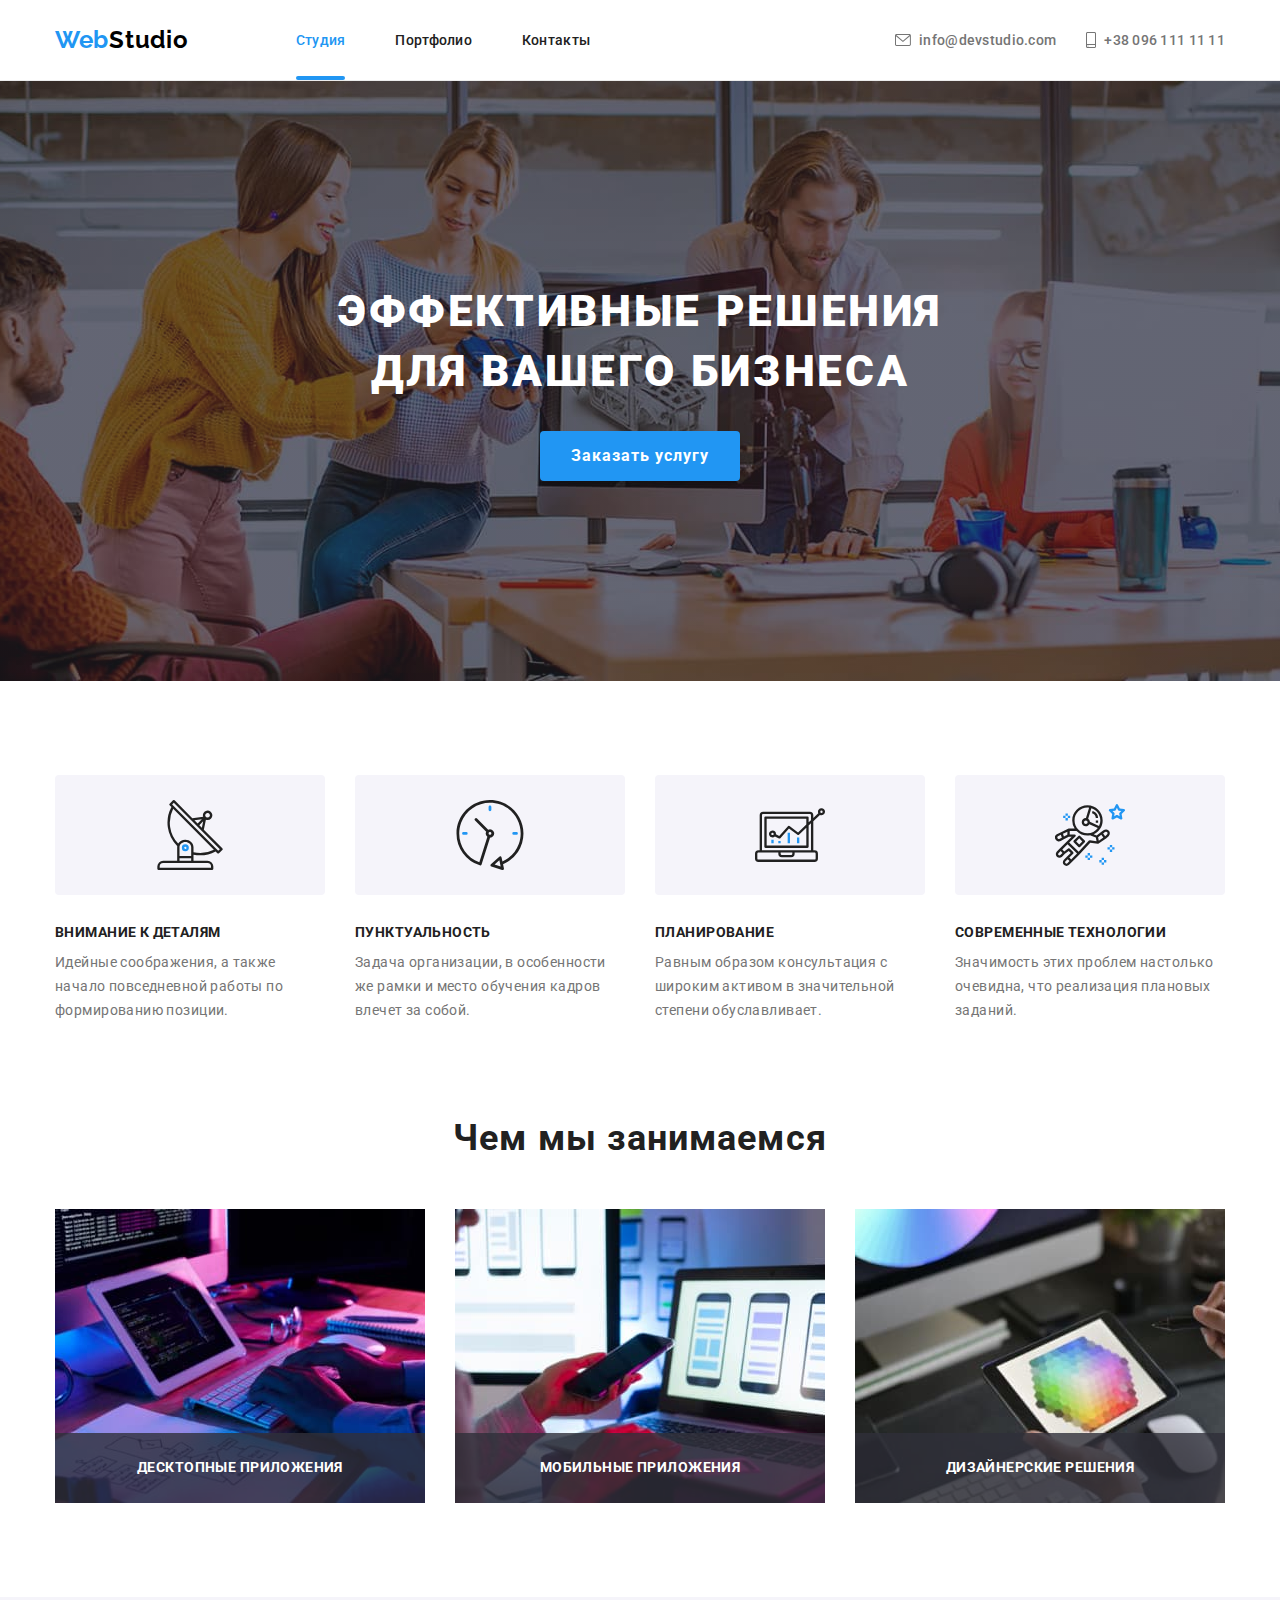
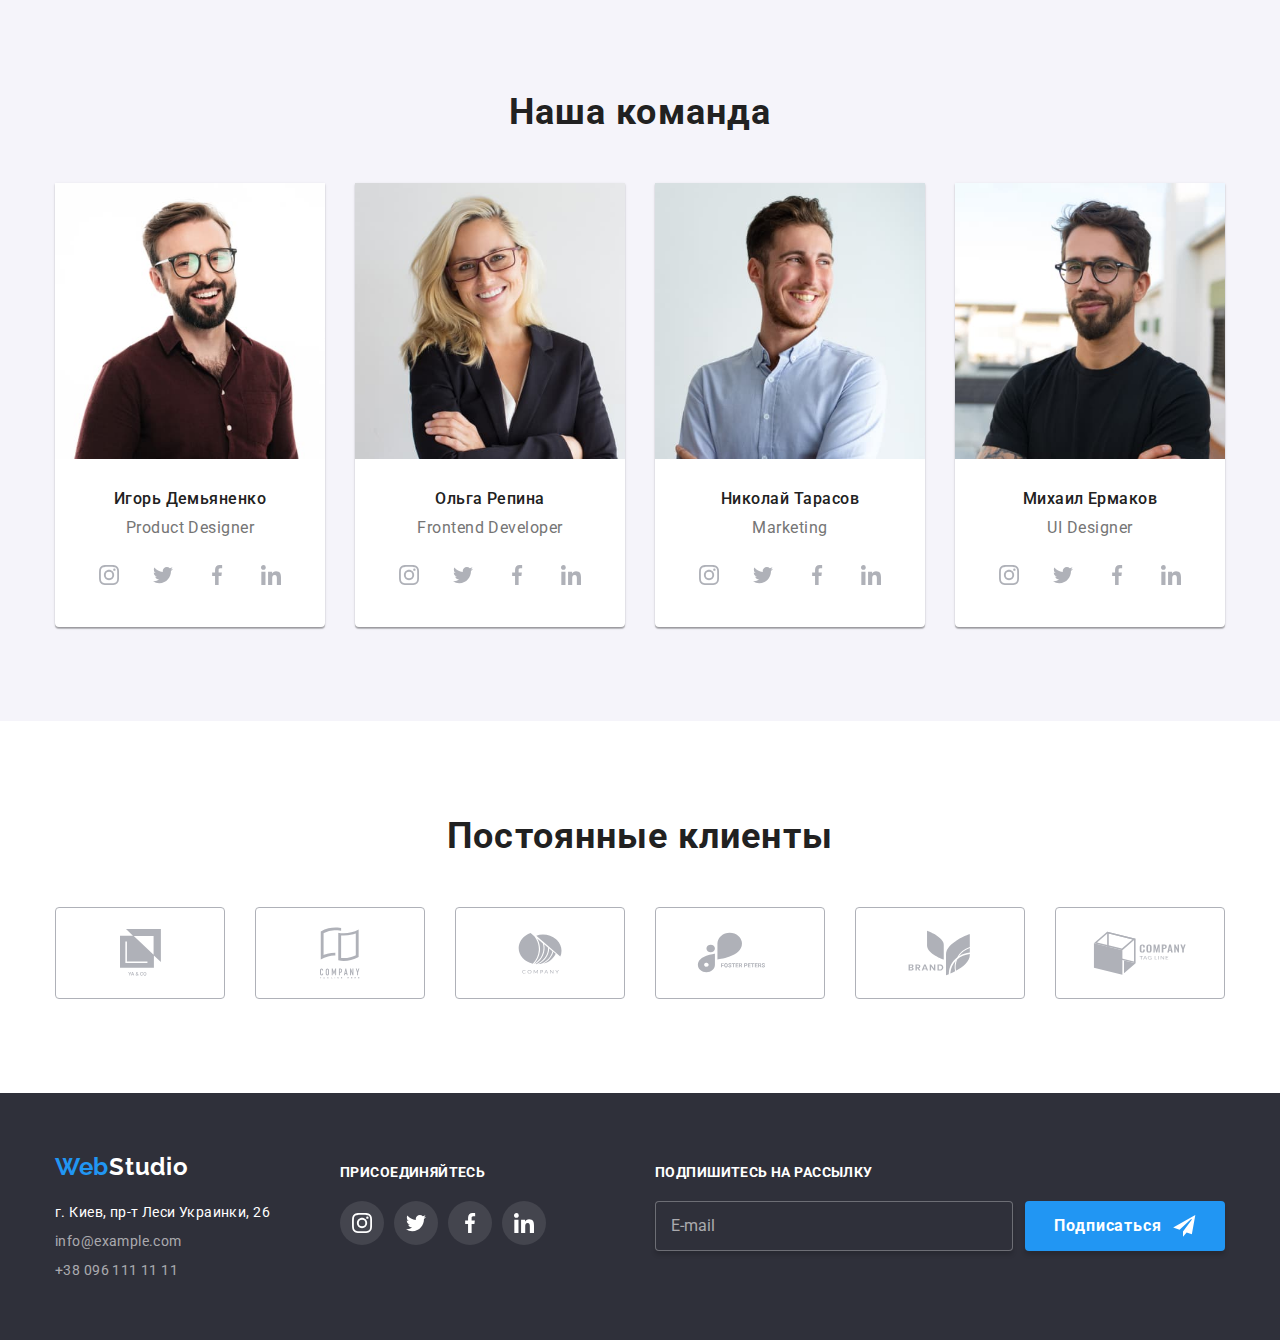
<file: index.html>
<!DOCTYPE html>
<html lang="ru">
  <head>
    <meta charset="UTF-8" />
    <meta http-equiv="X-UA-Compatible" content="IE=edge" />
    <meta name="viewport" content="width=device-width, initial-scale=1.0" />
    <title>Web Studio</title>
    <link rel="stylesheet" href="./css/main.min.css" />
  </head>

  <body data-menu-body>
    <!-- секция заголовка -->
    <header class="header">
      <div class="container header__container">
        <nav class="main-nav">
          <a href="./index.html" class="logo">Web<span class="logo__studio">Studio</span></a>
          <button
            type="button"
            class="menu-button"
            aria-expanded="false"
            aria-controls="menu-container"
            data-menu-button
          >
            <svg width="40" height="40" aria-label="Переключатель мобильного меню">
              <use class="menu-button__icon-menu" href="./images/icons.svg#menu"></use>
              <use class="menu-button__icon-cross" href="./images/icons.svg#cross"></use>
            </svg>
          </button>

          <div class="menu-container" id="menu-container" data-menu>
            <div class="menu-container__wrap">
              <ul class="nav-list list">
                <li class="nav-list__item">
                  <a class="nav-list__link nav-list__link--current link" href="./index.html">Студия</a>
                </li>
                <li class="nav-list__item">
                  <a class="nav-list__link link" href="./portfolio.html">Портфолио</a>
                </li>
                <li class="nav-list__item"><a class="nav-list__link link" href="">Контакты</a></li>
              </ul>
  
              <div>
                <ul class="contacts-list list">
                  <li class="contacts-list__item contacts-list__item--mail">
                    <a class="contacts-list__link link" href="mailto:info@devstudio.com">
                      <svg width="16" height="12" class="contacts-list__icon">
                        <use href="./images/icons.svg#envelope"></use>
                      </svg>
                      info@devstudio.com
                    </a>
                  </li>
                  <li class="contacts-list__item contacts-list__item--tel">
                    <a class="contacts-list__link link" href="tel:+380961111111"
                      ><svg width="10" height="16" class="contacts-list__icon">
                        <use href="./images/icons.svg#smartphone"></use>
                      </svg>
                      +38 096 111 11 11
                    </a>
                  </li>
                </ul>
  
                <ul class="header-social list">
                  <li class="header-social--item">
                    <a
                      href="https://www.instagram.com/?hl=en"
                      class="header-social--link link"
                      target="_blank"
                      rel="noreferrer noopener"
                      >Instagram</a
                    >
                  </li>
                  <li class="header-social--item">
                    <a
                      href="https://www.instagram.com/?hl=en"
                      class="header-social--link link"
                      target="_blank"
                      rel="noreferrer noopener"
                      >Twitter</a
                    >
                  </li>
                  <li class="header-social--item">
                    <a
                      href="https://www.instagram.com/?hl=en"
                      class="header-social--link link"
                      target="_blank"
                      rel="noreferrer noopener"
                      >Facebook</a
                    >
                  </li>
                  <li class="header-social--item">
                    <a
                      href="https://www.instagram.com/?hl=en"
                      class="header-social--link link"
                      target="_blank"
                      rel="noreferrer noopener"
                      >LinkedIn</a
                    >
                  </li>
                </ul>
              </div>
            </div>
            
          </div>
        </nav>
      </div>
    </header>

    <!-- основная секция -->
    <main>
      <!-- герой -->
      <div class="hero-section">
        <div class="hero-section__container container">
          <h1 class="hero-section__slogan">
            Эффективные решения <br />
            для вашего бизнеса
          </h1>
          <button type="button" class="hero-section__button button" data-modal-open>Заказать услугу</button>
        </div>
      </div>

      <!-- особенности -->
      <section class="features-section">
        <div class="features-section__container container">
          <h2 class="features-section__title visually-hidden">Особенности</h2>
          <ul class="features-list list">
            <li class="features-list__item">
              <div class="features-list__icon-wrap">
                <svg class="features-list__icon"><use href="./images/icons.svg#antenna"></use></svg>
              </div>
              <h3 class="features-list__feature">Внимание к деталям</h3>
              <p class="features-list__description">
                Идейные соображения, а также начало повседневной работы по формированию позиции.
              </p>
            </li>
            <li class="features-list__item">
              <div class="features-list__icon-wrap">
                <svg class="features-list__icon"><use href="./images/icons.svg#clock"></use></svg>
              </div>
              <h3 class="features-list__feature">Пунктуальность</h3>
              <p class="features-list__description">
                Задача организации, в особенности же рамки и место обучения кадров влечет за собой.
              </p>
            </li>
            <li class="features-list__item">
              <div class="features-list__icon-wrap">
                <svg class="features-list__icon"><use href="./images/icons.svg#diagram"></use></svg>
              </div>
              <h3 class="features-list__feature">Планирование</h3>
              <p class="features-list__description">
                Равным образом консультация с широким активом в значительной степени обуславливает.
              </p>
            </li>
            <li class="features-list__item">
              <div class="features-list__icon-wrap">
                <svg class="features-list__icon"><use href="./images/icons.svg#astronaut"></use></svg>
              </div>
              <h3 class="features-list__feature">Современные технологии</h3>
              <p class="features-list__description">
                Значимость этих проблем настолько очевидна, что реализация плановых заданий.
              </p>
            </li>
          </ul>
        </div>
      </section>

      <!-- чем мы занимаемся -->
      <section class="services">
        <div class="services__container container">
          <h2 class="section-title">Чем мы занимаемся</h2>
          <ul class="services-list list">
            <li class="services-list__item">
              <a href="" class="services-list__link">
                <img
                  srcset="./images/service-1.jpg 1x, ./images/service-1@2x.jpg 2x"
                  src="./images/service-1.jpg"
                  alt="вёрстка сайта"
                  class="services-list__image"
                />
                <div class="services-list__name">Десктопные приложения</div>
              </a>
            </li>
            <li class="services-list__item">
              <a href="" class="services-list__link">
                <img
                  srcset="./images/service-2.jpg 1x, ./images/service-2@2x.jpg 2x"
                  src="./images/service-2.jpg"
                  alt="дизайн мобильных приложений"
                  class="services-list__image"
                />
                <div class="services-list__name">Мобильные приложения</div>
              </a>
            </li>
            <li class="services-list__item">
              <a href="" class="services-list__link">
                <img
                  srcset="./images/service-3.jpg 1x, ./images/service-3@2x.jpg 2x"
                  src="./images/service-3.jpg"
                  alt="выбор цветовой гаммы"
                  class="services-list__image"
                />
                <div class="services-list__name">Дизайнерские решения</div>
              </a>
            </li>
          </ul>
        </div>
      </section>

      <!-- наша команда -->
      <section class="team-section">
        <div class="team-section__container container">
          <h2 class="section-title">Наша команда</h2>
          <ul class="team-list list">
            <li class="team-list__item">
              <img
                srcset="./images/empl-1.jpg 1x, ./images/empl-1@2x.jpg 2x"
                src="./images/empl-1.jpg"
                alt="сотрудник компании мужчина"
                class="team-list__photo"
              />
              <p class="team-list__name">Игорь Демьяненко</p>
              <p class="team-list__position" lang="en">Product Designer</p>
              <ul class="social-list list">
                <li class="social-list__item">
                  <a
                    href="https://www.instagram.com/"
                    class="social-list__link"
                    target="_blank"
                    rel="noreferrer noopener"
                  >
                    <svg width="20" height="20" class="icon">
                      <use href="./images/icons.svg#instagram"></use>
                    </svg>
                  </a>
                </li>
                <li class="social-list__item">
                  <a
                    href="https://twitter.com/?lang=en"
                    class="social-list__link"
                    target="_blank"
                    rel="noreferrer noopener"
                  >
                    <svg width="20" height="20" class="icon">
                      <use href="./images/icons.svg#twitter"></use>
                    </svg>
                  </a>
                </li>
                <li class="social-list__item">
                  <a
                    href="https://www.facebook.com/"
                    class="social-list__link"
                    target="_blank"
                    rel="noreferrer noopener"
                  >
                    <svg width="20" height="20" class="icon">
                      <use href="./images/icons.svg#facebook"></use>
                    </svg>
                  </a>
                </li>
                <li class="social-list__item">
                  <a
                    href="https://www.linkedin.com/feed/"
                    class="social-list__link"
                    target="_blank"
                    rel="noreferrer noopener"
                  >
                    <svg width="20" height="20" class="icon">
                      <use href="./images/icons.svg#linkedin"></use>
                    </svg>
                  </a>
                </li>
              </ul>
            </li>
            <li class="team-list__item">
              <img
                srcset="./images/empl-2.jpg 1x, ./images/empl-2@2x.jpg 2x"
                src="./images/empl-2.jpg"
                alt="сотрудник компании женщина"
                class="team-list__photo"
              />
              <p class="team-list__name">Ольга Репина</p>
              <p class="team-list__position" lang="en">Frontend Developer</p>
              <ul class="social-list list">
                <li class="social-list__item">
                  <a
                    href="https://www.instagram.com/"
                    class="social-list__link"
                    target="_blank"
                    rel="noreferrer noopener"
                  >
                    <svg width="20" height="20" class="icon">
                      <use href="./images/icons.svg#instagram"></use>
                    </svg>
                  </a>
                </li>
                <li class="social-list__item">
                  <a
                    href="https://twitter.com/?lang=en"
                    class="social-list__link"
                    target="_blank"
                    rel="noreferrer noopener"
                  >
                    <svg width="20" height="20" class="icon">
                      <use href="./images/icons.svg#twitter"></use>
                    </svg>
                  </a>
                </li>
                <li class="social-list__item">
                  <a
                    href="https://www.facebook.com/"
                    class="social-list__link"
                    target="_blank"
                    rel="noreferrer noopener"
                  >
                    <svg width="20" height="20" class="icon">
                      <use href="./images/icons.svg#facebook"></use>
                    </svg>
                  </a>
                </li>
                <li class="social-list__item">
                  <a
                    href="https://www.linkedin.com/feed/"
                    class="social-list__link"
                    target="_blank"
                    rel="noreferrer noopener"
                  >
                    <svg width="20" height="20" class="icon">
                      <use href="./images/icons.svg#linkedin"></use>
                    </svg>
                  </a>
                </li>
              </ul>
            </li>
            <li class="team-list__item">
              <img
                srcset="./images/empl-3.jpg 1x, ./images/empl-3@2x.jpg 2x"
                src="./images/empl-3.jpg"
                alt="сотрудник компании мужчина"
                class="team-list__photo"
              />
              <p class="team-list__name">Николай Тарасов</p>
              <p class="team-list__position" lang="en">Marketing</p>
              <ul class="social-list list">
                <li class="social-list__item">
                  <a
                    href="https://www.instagram.com/"
                    class="social-list__link"
                    target="_blank"
                    rel="noreferrer noopener"
                  >
                    <svg width="20" height="20" class="icon">
                      <use href="./images/icons.svg#instagram"></use>
                    </svg>
                  </a>
                </li>
                <li class="social-list__item">
                  <a
                    href="https://twitter.com/?lang=en"
                    class="social-list__link"
                    target="_blank"
                    rel="noreferrer noopener"
                  >
                    <svg width="20" height="20" class="icon">
                      <use href="./images/icons.svg#twitter"></use>
                    </svg>
                  </a>
                </li>
                <li class="social-list__item">
                  <a
                    href="https://www.facebook.com/"
                    class="social-list__link"
                    target="_blank"
                    rel="noreferrer noopener"
                  >
                    <svg width="20" height="20" class="icon">
                      <use href="./images/icons.svg#facebook"></use>
                    </svg>
                  </a>
                </li>
                <li class="social-list__item">
                  <a
                    href="https://www.linkedin.com/feed/"
                    class="social-list__link"
                    target="_blank"
                    rel="noreferrer noopener"
                  >
                    <svg width="20" height="20" class="icon">
                      <use href="./images/icons.svg#linkedin"></use>
                    </svg>
                  </a>
                </li>
              </ul>
            </li>
            <li class="team-list__item">
              <img
                srcset="./images/empl-4.jpg 1x, ./images/empl-4@2x.jpg 2x"
                src="./images/empl-4.jpg"
                alt="сотрудник компании мужчина"
                class="team-list__photo"
              />
              <p class="team-list__name">Михаил Ермаков</p>
              <p class="team-list__position" lang="en">UI Designer</p>
              <ul class="social-list list">
                <li class="social-list__item">
                  <a
                    href="https://www.instagram.com/"
                    class="social-list__link"
                    target="_blank"
                    rel="noreferrer noopener"
                  >
                    <svg width="20" height="20" class="icon">
                      <use href="./images/icons.svg#instagram"></use>
                    </svg>
                  </a>
                </li>
                <li class="social-list__item">
                  <a
                    href="https://twitter.com/?lang=en"
                    class="social-list__link"
                    target="_blank"
                    rel="noreferrer noopener"
                  >
                    <svg width="20" height="20" class="icon">
                      <use href="./images/icons.svg#twitter"></use>
                    </svg>
                  </a>
                </li>
                <li class="social-list__item">
                  <a
                    href="https://www.facebook.com/"
                    class="social-list__link"
                    target="_blank"
                    rel="noreferrer noopener"
                  >
                    <svg width="20" height="20" class="icon">
                      <use href="./images/icons.svg#facebook"></use>
                    </svg>
                  </a>
                </li>
                <li class="social-list__item">
                  <a
                    href="https://www.linkedin.com/feed/"
                    class="social-list__link"
                    target="_blank"
                    rel="noreferrer noopener"
                  >
                    <svg width="20" height="20" class="icon">
                      <use href="./images/icons.svg#linkedin"></use>
                    </svg>
                  </a>
                </li>
              </ul>
            </li>
          </ul>
        </div>
      </section>

      <!-- постоянные клиенты -->
      <section class="clients-section">
        <div class="clients-section__container container">
          <h2 class="section-title">Постоянные клиенты</h2>
          <ul class="clients-list list">
            <li class="clients-list__item">
              <a href="" class="clients-list__link">
                <svg width="41" height="47" class="clients-list__logo">
                  <use href="./images/icons.svg#client-1"></use>
                </svg>
              </a>
            </li>
            <li class="clients-list__item">
              <a href="" class="clients-list__link">
                <svg width="40" height="52" class="clients-list__logo">
                  <use href="./images/icons.svg#client-2"></use>
                </svg>
              </a>
            </li>
            <li class="clients-list__item">
              <a href="" class="clients-list__link">
                <svg width="44" height="42" class="clients-list__logo">
                  <use href="./images/icons.svg#client-3"></use>
                </svg>
              </a>
            </li>
            <li class="clients-list__item">
              <a href="" class="clients-list__link">
                <svg width="85" height="41" class="clients-list__logo">
                  <use href="./images/icons.svg#client-4"></use>
                </svg>
              </a>
            </li>
            <li class="clients-list__item">
              <a href="" class="clients-list__link">
                <svg width="63" height="46" class="clients-list__logo">
                  <use href="./images/icons.svg#client-5"></use>
                </svg>
              </a>
            </li>
            <li class="clients-list__item">
              <a href="" class="clients-list__link">
                <svg width="94" height="44" class="clients-list__logo">
                  <use href="./images/icons.svg#client-6"></use>
                </svg>
              </a>
            </li>
          </ul>
        </div>
      </section>
    </main>

    <!-- нижний колонтитул -->
    <footer class="footer">
      <div class="footer__container container">
        <div class="footer-contacts-container">
          <div>
            <a href="./index.html" class="logo"
              >Web<span class="logo__studio logo__studio--white-color">Studio</span></a
            >
            <address class="footer-address">
              <ul class="address-list list">
                <li class="address-list__item">
                  <a
                    class="address-list__link address-list__link--white-color link"
                    href="https://goo.gl/maps/2VdXaHQesthj9XHVA"
                    target="_blank"
                    rel="noreferrer noopener"
                    >г. Киев, пр-т Леси Украинки, 26</a
                  >
                </li>
                <li class="address-list__item">
                  <a class="address-list__link link" href="mailto:info@example.com">info@example.com</a>
                </li>
                <li class="address-list__item">
                  <a class="address-list__link link" href="tel:+380961111111">+38 096 111 11 11</a>
                </li>
              </ul>
            </address>
          </div>
  
          <div class="social-links">
            <p class="social-links__slogan">присоединяйтесь</p>
            <ul class="social-list list">
              <li class="social-list__item">
                <a
                  href="https://www.instagram.com/"
                  class="social-list__link social-list__link--dark-bg"
                  target="_blank"
                  rel="noreferrer noopener"
                >
                  <svg width="20" height="20" class="icon">
                    <use href="./images/icons.svg#instagram"></use>
                  </svg>
                </a>
              </li>
              <li class="social-list__item">
                <a
                  href="https://twitter.com/?lang=en"
                  class="social-list__link social-list__link--dark-bg"
                  target="_blank"
                  rel="noreferrer noopener"
                >
                  <svg width="20" height="20" class="icon">
                    <use href="./images/icons.svg#twitter"></use>
                  </svg>
                </a>
              </li>
              <li class="social-list__item">
                <a
                  href="https://www.facebook.com/"
                  class="social-list__link social-list__link--dark-bg"
                  target="_blank"
                  rel="noreferrer noopener"
                >
                  <svg width="20" height="20" class="icon">
                    <use href="./images/icons.svg#facebook"></use>
                  </svg>
                </a>
              </li>
              <li class="social-list__item">
                <a
                  href="https://www.linkedin.com/feed/"
                  class="social-list__link social-list__link--dark-bg"
                  target="_blank"
                  rel="noreferrer noopener"
                >
                  <svg width="20" height="20" class="icon">
                    <use href="./images/icons.svg#linkedin"></use>
                  </svg>
                </a>
              </li>
            </ul>
          </div>
        </div>

        <form name="subscribe-form" class="subscribe-form">
          <label class="subscribe-form__field">
            <span class="subscribe-form__slogan">Подпишитесь на рассылку</span>
            <input type="email" name="subscribe-mail" placeholder="E-mail" class="subscribe-form__input" />
          </label>

          <button type="submit" class="subscribe-form__submit-btn button">
            Подписаться
            <svg width="24" height="24" class="subscribe-form__btn-icon">
              <use href="./images/icons.svg#send"></use>
            </svg>
          </button>
        </form>
      </div>
    </footer>

    <!-- модальное окно -->
    <div class="backdrop backdrop--is-hidden" data-modal>
      <div class="backdrop__modal">
        <button type="button" class="backdrop__modal-close" data-modal-close>
          <svg width="11" height="11" class="backdrop__modal-icon">
            <use href="./images/icons.svg#close"></use>
          </svg>
        </button>
        <h2 class="backdrop__modal-title">Оставьте свои данные, мы вам перезвоним</h2>

        <!-- форма персональных данных -->
        <form name="pers-data" class="pers-data">
          <label class="pers-data__field">
            <span class="pers-data__field-lable">Имя</span>
            <span class="pers-data__input-cont">
              <input type="text" name="name" class="pers-data__input" />
              <svg width="18" height="18" class="pers-data__input-icon">
                <use href="./images/icons.svg#form-person"></use>
              </svg>
            </span>
          </label>

          <label class="pers-data__field">
            <span class="pers-data__field-lable">Телефон</span>
            <span class="pers-data__input-cont">
              <input type="tel" name="phone-number" class="pers-data__input" />
              <svg width="18" height="18" class="pers-data__input-icon">
                <use href="./images/icons.svg#form-phone"></use>
              </svg>
            </span>
          </label>

          <label class="pers-data__field">
            <span class="pers-data__field-lable">Почта</span>
            <span class="pers-data__input-cont">
              <input type="email" name="email" class="pers-data__input" />
              <svg width="18" height="18" class="pers-data__input-icon">
                <use href="./images/icons.svg#form-email"></use>
              </svg>
            </span>
          </label>

          <label class="pers-data__field">
            <span class="pers-data__field-lable">Комментарий</span>
            <textarea
              name="comment"
              class="pers-data__input pers-data__input--textarea"
              placeholder="Введите текст"
            ></textarea>
          </label>

          <label class="pers-data__agreement-field">
            <input type="checkbox" name="agreement" class="pers-data__agreement-checkbox visually-hidden" />
            <span class="pers-data__checkbox-unchecked"></span>
            <svg width="16" height="15" class="pers-data__checkbox-checked">
              <use href="./images/icons.svg#checkbox"></use>
            </svg>
            <span
              >Соглашаюсь с рассылкой и принимаю
              <a href="" target="_blank" rel="noreferrer noopener" class="pers-data__agreement-link"
                >Условия договора</a
              ></span
            >
          </label>

          <div>
            <button type="submit" class="button">Отправить</button>
          </div>
        </form>
      </div>
    </div>

    <script src="./js/modal.js"></script>
    <script src="./js/menu.js"></script>
  </body>
</html>
</file>
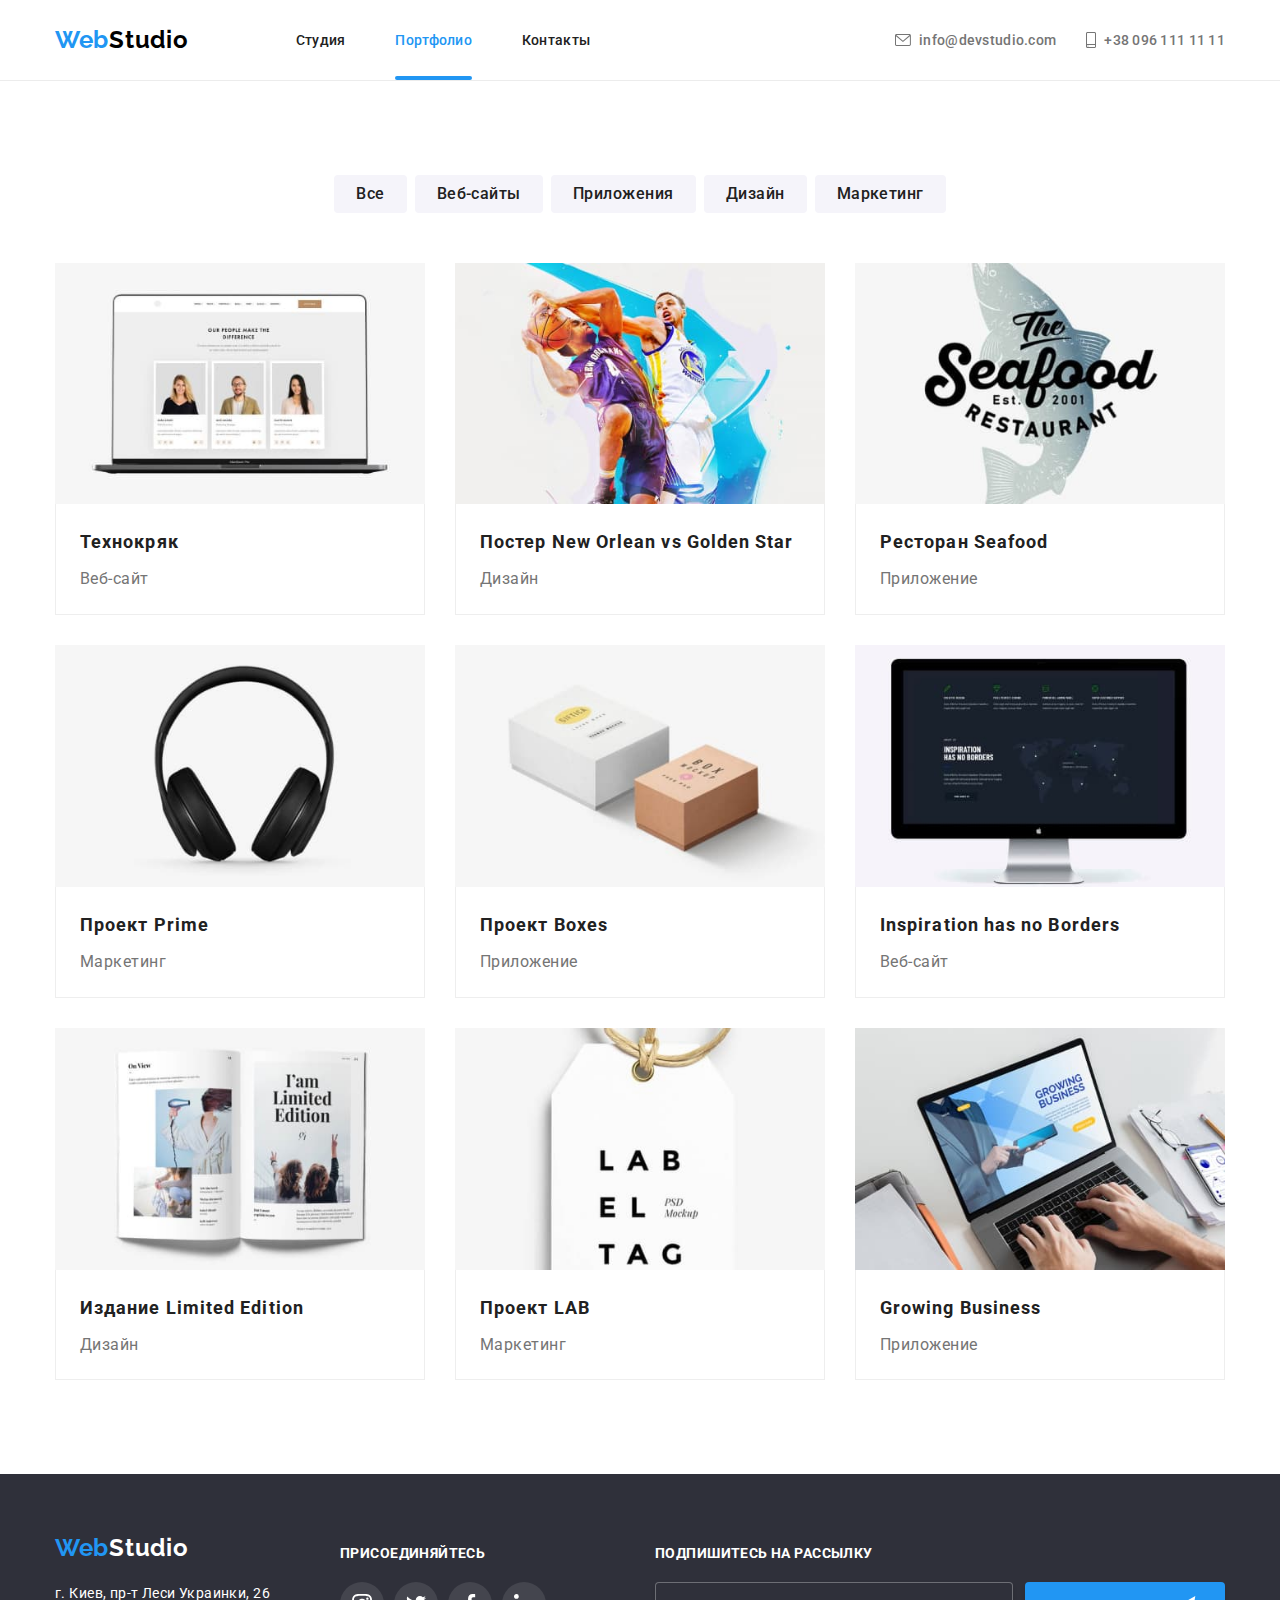
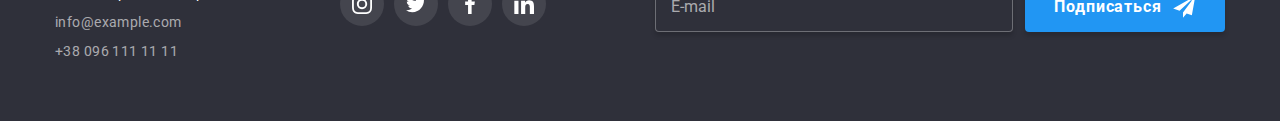
<file: portfolio.html>
<!DOCTYPE html>
<html lang="ru">
  <head>
    <meta charset="UTF-8" />
    <meta http-equiv="X-UA-Compatible" content="IE=edge" />
    <meta name="viewport" content="width=device-width, initial-scale=1.0" />
    <title>Portfolio</title>
    <link rel="stylesheet" href="./css/main.min.css" />
  </head>

  <body data-menu-body>
    <!-- секция заголовка -->
    <header class="header">
      <div class="container header__container">
        <nav class="main-nav">
          <a href="./index.html" class="logo">Web<span class="logo__studio">Studio</span></a>
          <button
            type="button"
            class="menu-button"
            aria-expanded="false"
            aria-controls="menu-container"
            data-menu-button
          >
            <svg width="40" height="40" aria-label="Переключатель мобильного меню">
              <use class="menu-button__icon-menu" href="./images/icons.svg#menu"></use>
              <use class="menu-button__icon-cross" href="./images/icons.svg#cross"></use>
            </svg>
          </button>

          <div class="menu-container" id="menu-container" data-menu>
            <div class="menu-container__wrap">
              <ul class="nav-list list">
                <li class="nav-list__item">
                  <a class="nav-list__link link" href="./index.html">Студия</a>
                </li>
                <li class="nav-list__item">
                  <a class="nav-list__link nav-list__link--current link" href="./portfolio.html">Портфолио</a>
                </li>
                <li class="nav-list__item"><a class="nav-list__link link" href="">Контакты</a></li>
              </ul>
  
              <div>
                <ul class="contacts-list list">
                  <li class="contacts-list__item contacts-list__item--mail">
                    <a class="contacts-list__link link" href="mailto:info@devstudio.com">
                      <svg width="16" height="12" class="contacts-list__icon">
                        <use href="./images/icons.svg#envelope"></use>
                      </svg>
                      info@devstudio.com
                    </a>
                  </li>
                  <li class="contacts-list__item contacts-list__item--tel">
                    <a class="contacts-list__link link" href="tel:+380961111111"
                      ><svg width="10" height="16" class="contacts-list__icon">
                        <use href="./images/icons.svg#smartphone"></use>
                      </svg>
                      +38 096 111 11 11
                    </a>
                  </li>
                </ul>
  
                <ul class="header-social list">
                  <li class="header-social--item">
                    <a
                      href="https://www.instagram.com/?hl=en"
                      class="header-social--link link"
                      target="_blank"
                      rel="noreferrer noopener"
                      >Instagram</a
                    >
                  </li>
                  <li class="header-social--item">
                    <a
                      href="https://www.instagram.com/?hl=en"
                      class="header-social--link link"
                      target="_blank"
                      rel="noreferrer noopener"
                      >Twitter</a
                    >
                  </li>
                  <li class="header-social--item">
                    <a
                      href="https://www.instagram.com/?hl=en"
                      class="header-social--link link"
                      target="_blank"
                      rel="noreferrer noopener"
                      >Facebook</a
                    >
                  </li>
                  <li class="header-social--item">
                    <a
                      href="https://www.instagram.com/?hl=en"
                      class="header-social--link link"
                      target="_blank"
                      rel="noreferrer noopener"
                      >LinkedIn</a
                    >
                  </li>
                </ul>
              </div>
            </div>
            
          </div>
        </nav>
      </div>
    </header>

    <!-- основная секция -->
    <main>
      <!-- секция портфолио -->
      <section class="portfolio-section">
        <div class="portfolio-section__container container">
          <h1 class="portfolio-section__title visually-hidden">Портфолио</h1>

          <ul class="buttons-filter list">
            <li class="buttons-filter__item">
              <button type="button" class="buttons-filter__btn">Все</button>
            </li>
            <li class="buttons-filter__item">
              <button type="button" class="buttons-filter__btn">Веб-сайты</button>
            </li>
            <li class="buttons-filter__item">
              <button type="button" class="buttons-filter__btn">Приложения</button>
            </li>
            <li class="buttons-filter__item">
              <button type="button" class="buttons-filter__btn">Дизайн</button>
            </li>
            <li class="buttons-filter__item">
              <button type="button" class="buttons-filter__btn">Маркетинг</button>
            </li>
          </ul>

          <ul class="projects-list list">
            <li class="projects-list__item">
              <div class="projects-list__container">
                <img
                  srcset="./images/portfolio-1.jpg 1x, ./images/portfolio-1@2x.jpg 2x"
                  src="./images/portfolio-1.jpg"
                  alt="сайт на экране ноутбука"
                  class="projects-list__image"
                />
                <div class="projects-list__description">
                  <p>
                    Ресурс предлагает комплексные предложения с разным уровнем функционала и сервисов. Все это
                    позволит посетителю получить исчерпывающие сведения о компании или частном лице.
                  </p>
                </div>
              </div>
              <div class="projects-list__name-cont">
                <h2 class="projects-list__title">Технокряк</h2>
                <p class="projects-list__type">Веб-сайт</p>
              </div>
            </li>
            <li class="projects-list__item">
              <div class="projects-list__container">
                <img
                  srcset="./images/portfolio-2.jpg 1x, ./images/portfolio-2@2x.jpg 2x"
                  src="./images/portfolio-2.jpg"
                  alt="баскетболисты"
                  class="projects-list__image"
                />
                <div class="projects-list__description">
                  <p>
                    Ресурс предлагает комплексные предложения с разным уровнем функционала и сервисов. Все это
                    позволит посетителю получить исчерпывающие сведения о компании или частном лице.
                  </p>
                </div>
              </div>
              <div class="projects-list__name-cont">
                <h2 class="projects-list__title">Постер New Orlean vs Golden Star</h2>
                <p class="projects-list__type">Дизайн</p>
              </div>
            </li>
            <li class="projects-list__item">
              <div class="projects-list__container">
                <img
                  srcset="./images/portfolio-3.jpg 1x, ./images/portfolio-3@2x.jpg 2x"
                  src="./images/portfolio-3.jpg"
                  alt="логотип ресторана сифуд"
                  class="projects-list__image"
                />
                <div class="projects-list__description">
                  <p>
                    Ресурс предлагает комплексные предложения с разным уровнем функционала и сервисов. Все это
                    позволит посетителю получить исчерпывающие сведения о компании или частном лице.
                  </p>
                </div>
              </div>
              <div class="projects-list__name-cont">
                <h2 class="projects-list__title">Ресторан Seafood</h2>
                <p class="projects-list__type">Приложение</p>
              </div>
            </li>
            <li class="projects-list__item">
              <div class="projects-list__container">
                <img
                  srcset="./images/portfolio-4.jpg 1x, ./images/portfolio-4@2x.jpg 2x"
                  src="./images/portfolio-4.jpg"
                  alt="наушники"
                  class="projects-list__image"
                />
                <div class="projects-list__description">
                  <p>
                    Ресурс предлагает комплексные предложения с разным уровнем функционала и сервисов. Все это
                    позволит посетителю получить исчерпывающие сведения о компании или частном лице.
                  </p>
                </div>
              </div>
              <div class="projects-list__name-cont">
                <h2 class="projects-list__title">Проект Prime</h2>
                <p class="projects-list__type">Маркетинг</p>
              </div>
            </li>
            <li class="projects-list__item">
              <div class="projects-list__container">
                <img
                  srcset="./images/portfolio-5.jpg 1x, ./images/portfolio-5@2x.jpg 2x"
                  src="./images/portfolio-5.jpg"
                  alt="две картонные коробки"
                  class="projects-list__image"
                />
                <div class="projects-list__description">
                  <p>
                    Ресурс предлагает комплексные предложения с разным уровнем функционала и сервисов. Все это
                    позволит посетителю получить исчерпывающие сведения о компании или частном лице.
                  </p>
                </div>
              </div>
              <div class="projects-list__name-cont">
                <h2 class="projects-list__title">Проект Boxes</h2>
                <p class="projects-list__type">Приложение</p>
              </div>
            </li>
            <li class="projects-list__item">
              <div class="projects-list__container">
                <img
                  srcset="./images/portfolio-6.jpg 1x, ./images/portfolio-6@2x.jpg 2x"
                  src="./images/portfolio-6.jpg"
                  alt="монитор эппл"
                  class="projects-list__image"
                />
                <div class="projects-list__description">
                  <p>
                    Ресурс предлагает комплексные предложения с разным уровнем функционала и сервисов. Все это
                    позволит посетителю получить исчерпывающие сведения о компании или частном лице.
                  </p>
                </div>
              </div>
              <div class="projects-list__name-cont">
                <h2 class="projects-list__title">Inspiration has no Borders</h2>
                <p class="projects-list__type">Веб-сайт</p>
              </div>
            </li>
            <li class="projects-list__item">
              <div class="projects-list__container">
                <img
                  srcset="./images/portfolio-7.jpg 1x, ./images/portfolio-7@2x.jpg 2x"
                  src="./images/portfolio-7.jpg"
                  alt="разворот журнала"
                  class="projects-list__image"
                />
                <div class="projects-list__description">
                  <p>
                    Ресурс предлагает комплексные предложения с разным уровнем функционала и сервисов. Все это
                    позволит посетителю получить исчерпывающие сведения о компании или частном лице.
                  </p>
                </div>
              </div>
              <div class="projects-list__name-cont">
                <h2 class="projects-list__title">Издание Limited Edition</h2>
                <p class="projects-list__type">Дизайн</p>
              </div>
            </li>
            <li class="projects-list__item">
              <div class="projects-list__container">
                <img
                  srcset="./images/portfolio-8.jpg 1x, ./images/portfolio-8@2x.jpg 2x"
                  src="./images/portfolio-8.jpg"
                  alt="бирка с надписью лаб эл таг"
                  class="projects-list__image"
                />
                <div class="projects-list__description">
                  <p>
                    Ресурс предлагает комплексные предложения с разным уровнем функционала и сервисов. Все это
                    позволит посетителю получить исчерпывающие сведения о компании или частном лице.
                  </p>
                </div>
              </div>
              <div class="projects-list__name-cont">
                <h2 class="projects-list__title">Проект LAB</h2>
                <p class="projects-list__type">Маркетинг</p>
              </div>
            </li>
            <li class="projects-list__item">
              <div class="projects-list__container">
                <img
                  srcset="./images/portfolio-9.jpg 1x, ./images/portfolio-9@2x.jpg 2x"
                  src="./images/portfolio-9.jpg"
                  alt="руки печатают на ноутбуке"
                  class="projects-list__image"
                />
                <div class="projects-list__description">
                  <p>
                    Ресурс предлагает комплексные предложения с разным уровнем функционала и сервисов. Все это
                    позволит посетителю получить исчерпывающие сведения о компании или частном лице.
                  </p>
                </div>
              </div>
              <div class="projects-list__name-cont">
                <h2 class="projects-list__title">Growing Business</h2>
                <p class="projects-list__type">Приложение</p>
              </div>
            </li>
          </ul>
        </div>
      </section>
    </main>

    <!-- нижний колонтитул -->
    <footer class="footer">
      <div class="footer__container container">
        <div class="footer-contacts-container">
          <div>
            <a href="./index.html" class="logo"
              >Web<span class="logo__studio logo__studio--white-color">Studio</span></a
            >
            <address class="footer-address">
              <ul class="address-list list">
                <li class="address-list__item">
                  <a
                    class="address-list__link address-list__link--white-color link"
                    href="https://goo.gl/maps/2VdXaHQesthj9XHVA"
                    target="_blank"
                    rel="noreferrer noopener"
                    >г. Киев, пр-т Леси Украинки, 26</a
                  >
                </li>
                <li class="address-list__item">
                  <a class="address-list__link link" href="mailto:info@example.com">info@example.com</a>
                </li>
                <li class="address-list__item">
                  <a class="address-list__link link" href="tel:+380961111111">+38 096 111 11 11</a>
                </li>
              </ul>
            </address>
          </div>

          <div class="social-links">
            <p class="social-links__slogan">присоединяйтесь</p>
            <ul class="social-list list">
              <li class="social-list__item">
                <a
                  href="https://www.instagram.com/"
                  class="social-list__link social-list__link--dark-bg"
                  target="_blank"
                  rel="noreferrer noopener"
                >
                  <svg width="20" height="20" class="icon">
                    <use href="./images/icons.svg#instagram"></use>
                  </svg>
                </a>
              </li>
              <li class="social-list__item">
                <a
                  href="https://twitter.com/?lang=en"
                  class="social-list__link social-list__link--dark-bg"
                  target="_blank"
                  rel="noreferrer noopener"
                >
                  <svg width="20" height="20" class="icon">
                    <use href="./images/icons.svg#twitter"></use>
                  </svg>
                </a>
              </li>
              <li class="social-list__item">
                <a
                  href="https://www.facebook.com/"
                  class="social-list__link social-list__link--dark-bg"
                  target="_blank"
                  rel="noreferrer noopener"
                >
                  <svg width="20" height="20" class="icon">
                    <use href="./images/icons.svg#facebook"></use>
                  </svg>
                </a>
              </li>
              <li class="social-list__item">
                <a
                  href="https://www.linkedin.com/feed/"
                  class="social-list__link social-list__link--dark-bg"
                  target="_blank"
                  rel="noreferrer noopener"
                >
                  <svg width="20" height="20" class="icon">
                    <use href="./images/icons.svg#linkedin"></use>
                  </svg>
                </a>
              </li>
            </ul>
          </div>
        </div>

        <form name="subscribe-form" class="subscribe-form">
          <label class="subscribe-form__field">
            <span class="subscribe-form__slogan">Подпишитесь на рассылку</span>
            <input type="email" name="subscribe-mail" placeholder="E-mail" class="subscribe-form__input" />
          </label>

          <button type="submit" class="subscribe-form__submit-btn button">
            Подписаться
            <svg width="24" height="24" class="subscribe-form__btn-icon">
              <use href="./images/icons.svg#send"></use>
            </svg>
          </button>
        </form>
      </div>
    </footer>

    <script src="./js/menu.js"></script>
  </body>
</html>
</file>
<file: css/main.min.css>
/*! modern-normalize v1.1.0 | MIT License | https://github.com/sindresorhus/modern-normalize */@import url("https://fonts.googleapis.com/css2?family=Raleway:wght@700&family=Roboto:wght@400;500;700;900&display=swap");*,::before,::after{-webkit-box-sizing:border-box;box-sizing:border-box}html{-moz-tab-size:4;-o-tab-size:4;tab-size:4}html{line-height:1.15;-webkit-text-size-adjust:100%}body{margin:0}body{font-family:system-ui,-apple-system,"Segoe UI",Roboto,Helvetica,Arial,sans-serif,"Apple Color Emoji","Segoe UI Emoji"}hr{height:0;color:inherit}abbr[title]{-webkit-text-decoration:underline dotted;text-decoration:underline dotted}b,strong{font-weight:bolder}code,kbd,samp,pre{font-family:ui-monospace, SFMono-Regular, Consolas, 'Liberation Mono', Menlo, monospace;font-size:1em}small{font-size:80%}sub,sup{font-size:75%;line-height:0;position:relative;vertical-align:baseline}sub{bottom:-0.25em}sup{top:-0.5em}table{text-indent:0;border-color:inherit}button,input,optgroup,select,textarea{font-family:inherit;font-size:100%;line-height:1.15;margin:0}button,select{text-transform:none}button,[type='button'],[type='reset'],[type='submit']{-webkit-appearance:button}::-moz-focus-inner{border-style:none;padding:0}:-moz-focusring{outline:1px dotted ButtonText}:-moz-ui-invalid{box-shadow:none}legend{padding:0}progress{vertical-align:baseline}::-webkit-inner-spin-button,::-webkit-outer-spin-button{height:auto}[type='search']{-webkit-appearance:textfield;outline-offset:-2px}::-webkit-search-decoration{-webkit-appearance:none}::-webkit-file-upload-button{-webkit-appearance:button;font:inherit}summary{display:list-item}.visually-hidden{position:absolute;white-space:nowrap;width:1px;height:1px;overflow:hidden;border:0;padding:0;clip:rect(0 0 0 0);-webkit-clip-path:inset(50%);clip-path:inset(50%);margin:-1px}ul,h1,h2,h3,p{padding:0;margin:0}.list{list-style-type:none}body{font-family:Roboto, Verdana, Tahoma, sans-serif;color:#212121}body.is-open{overflow-y:hidden}img{display:block;width:100%;height:auto}.link{text-decoration:none;-webkit-transition:color 250ms cubic-bezier(0.4, 0, 0.2, 1);transition:color 250ms cubic-bezier(0.4, 0, 0.2, 1)}.link:hover,.link:focus{color:#2196F3}.container{padding:0 15px;margin:0 auto}@media screen and (min-width: 480px){.container{width:480px}}@media screen and (min-width: 768px){.container{width:768px}}@media screen and (min-width: 1200px){.container{width:1200px}}.button{width:200px;height:50px;background:#2196F3;-webkit-box-shadow:0px 4px 4px rgba(0,0,0,0.15);box-shadow:0px 4px 4px rgba(0,0,0,0.15);border-radius:4px;border:none;cursor:pointer;font-family:inherit;font-size:16px;font-weight:700;color:#fff;line-height:1.87;letter-spacing:0.06em}.section-title{font-weight:700;letter-spacing:0.03em;color:#212121}@media screen and (max-width: 1199px){.section-title{font-size:28px;line-height:1.17857;margin-bottom:30px}}@media screen and (min-width: 1200px){.section-title{font-size:36px;line-height:1.16667;margin-bottom:50px}}.logo{font:700 24px Raleway,sans-serif;letter-spacing:0.03em;line-height:1.16667;text-decoration:none;color:#2196F3}.logo__studio{color:#000000}.logo__studio--white-color{color:#fff}.header{border-bottom:1px solid #ECECEC}.header__container{position:relative}.main-nav{display:-webkit-box;display:-ms-flexbox;display:flex;-webkit-box-align:center;-ms-flex-align:center;align-items:center;-webkit-box-pack:justify;-ms-flex-pack:justify;justify-content:space-between;min-height:60px}@media screen and (min-width: 768px){.main-nav{min-height:80px}}.menu-button{position:relative;z-index:2;width:40px;height:40px;padding:0;background-color:transparent;border:none;cursor:pointer;-webkit-transition:fill 250ms cubic-bezier(0.4, 0, 0.2, 1);transition:fill 250ms cubic-bezier(0.4, 0, 0.2, 1)}.menu-button:hover{fill:#2196F3}.menu-button.is-open .menu-button__icon-cross{display:block}.menu-button.is-open .menu-button__icon-menu{display:none}@media screen and (min-width: 768px){.menu-button{display:none}}.menu-button__icon-cross{display:none}@media screen and (max-width: 767px){.menu-container{position:fixed;z-index:1;top:0;left:0;display:-webkit-box;display:-ms-flexbox;display:flex;opacity:0;pointer-events:none;background-color:#fff;width:100%;height:100vh;overflow-y:auto;-webkit-transform:scale(0.8);transform:scale(0.8);-webkit-transition:opacity 250ms cubic-bezier(0.4, 0, 0.2, 1),-webkit-transform 250ms cubic-bezier(0.4, 0, 0.2, 1);transition:opacity 250ms cubic-bezier(0.4, 0, 0.2, 1),-webkit-transform 250ms cubic-bezier(0.4, 0, 0.2, 1);transition:opacity 250ms cubic-bezier(0.4, 0, 0.2, 1),transform 250ms cubic-bezier(0.4, 0, 0.2, 1);transition:opacity 250ms cubic-bezier(0.4, 0, 0.2, 1),transform 250ms cubic-bezier(0.4, 0, 0.2, 1),-webkit-transform 250ms cubic-bezier(0.4, 0, 0.2, 1)}.menu-container.is-open{opacity:1;pointer-events:all;-webkit-transform:scale(1);transform:scale(1)}}@media screen and (max-width: 767px){.menu-container__wrap{display:-webkit-box;display:-ms-flexbox;display:flex;-webkit-box-orient:vertical;-webkit-box-direction:normal;-ms-flex-direction:column;flex-direction:column;-webkit-box-pack:justify;-ms-flex-pack:justify;justify-content:space-between;max-width:480px;padding:48px 40px;margin:0 auto}}@media screen and (min-width: 768px){.menu-container__wrap{display:-webkit-box;display:-ms-flexbox;display:flex;-webkit-box-align:center;-ms-flex-align:center;align-items:center}}@media screen and (min-width: 768px){.nav-list{display:-webkit-box;display:-ms-flexbox;display:flex;margin-right:84px}}@media screen and (min-width: 1200px){.nav-list{margin-right:305px}}@media screen and (max-width: 767px){.nav-list__item{margin-bottom:32px}}@media screen and (min-width: 768px){.nav-list__item:not(:last-child){margin-right:50px}}.nav-list__link{font-weight:500;letter-spacing:0.02em;color:#212121;font-size:40px;line-height:1.175}@media screen and (min-width: 768px){.nav-list__link{padding:32px 0;font-size:14px;line-height:1.14286}}.nav-list__link--current{color:#2196F3}@media screen and (min-width: 768px){.nav-list__link--current{position:relative}.nav-list__link--current::after{position:absolute;bottom:0;left:0;content:"";width:100%;height:4px;background-color:#2196F3;border-radius:2px}}@media screen and (max-width: 767px){.contacts-list{display:-webkit-box;display:-ms-flexbox;display:flex;-webkit-box-orient:vertical;-webkit-box-direction:reverse;-ms-flex-direction:column-reverse;flex-direction:column-reverse}}@media screen and (min-width: 1200px){.contacts-list{display:-webkit-box;display:-ms-flexbox;display:flex}}.contacts-list__item{font-weight:500;letter-spacing:0.02em;color:#757575}@media screen and (max-width: 767px){.contacts-list__item--mail{padding-bottom:64px;font-size:24px;line-height:1.16667}.contacts-list__item--tel{padding-bottom:32px;font-size:34px;line-height:1.17647;color:#2196F3}}@media screen and (max-width: 767px) and (max-width: 380px){.contacts-list__item--tel{font-size:8.5vw}}@media screen and (min-width: 768px) and (max-width: 1199px){.contacts-list__item{font-size:12px;line-height:1.16667}.contacts-list__item:not(:last-child){margin-bottom:10px}}@media screen and (min-width: 1200px){.contacts-list__item{font-size:14px;line-height:1.14286}.contacts-list__item:not(:last-child){margin-right:30px}}.contacts-list__link{color:inherit}@media screen and (min-width: 768px){.contacts-list__link{display:-webkit-box;display:-ms-flexbox;display:flex;-webkit-box-align:center;-ms-flex-align:center;align-items:center}}.contacts-list__icon{margin-right:8px;fill:currentColor}@media screen and (max-width: 767px){.contacts-list__icon{display:none}}.header-social{display:-webkit-box;display:-ms-flexbox;display:flex;-ms-flex-wrap:wrap;flex-wrap:wrap}@media screen and (min-width: 768px){.header-social{display:none}}.header-social--item:not(:last-child){padding-right:10px;border-right:1px solid rgba(33,33,33,0.2)}.header-social--item:not(:first-child){padding-left:10px}.header-social--link{font-weight:500;font-size:18px;line-height:1.22222;letter-spacing:0.02em;color:#2196F3}.footer{background-color:#2F303A;padding:60px 0}@media screen and (max-width: 1199px){.footer{text-align:center}}@media screen and (min-width: 1200px){.footer__container{display:-webkit-box;display:-ms-flexbox;display:flex;-webkit-box-pack:justify;-ms-flex-pack:justify;justify-content:space-between}}@media screen and (min-width: 768px){.footer-contacts-container{display:-webkit-inline-box;display:-ms-inline-flexbox;display:inline-flex}}.footer-address{margin-top:20px}.address-list__item{height:21px}.address-list__item:not(:last-child){margin-bottom:8px}.address-list__link{color:rgba(255,255,255,0.6);font-style:normal;font-size:14px;line-height:1.71;letter-spacing:0.03em}.address-list__link--white-color{color:#fff}@media screen and (max-width: 767px){.social-links{margin-top:60px}}@media screen and (min-width: 768px) and (max-width: 1199px){.social-links{margin-top:5px;margin-left:165px}}@media screen and (min-width: 1200px){.social-links{margin-top:12px;margin-left:70px}}.social-links__slogan,.subscribe-form__slogan{margin-bottom:20px;font-weight:700;font-size:14px;line-height:1.14;letter-spacing:0.03em;text-transform:uppercase;color:#fff}.social-list{display:-webkit-inline-box;display:-ms-inline-flexbox;display:inline-flex}.social-list__item:not(:last-child){margin-right:10px}.social-list__link{display:-webkit-box;display:-ms-flexbox;display:flex;-webkit-box-pack:center;-ms-flex-pack:center;justify-content:center;-webkit-box-align:center;-ms-flex-align:center;align-items:center;width:44px;height:44px;border-radius:50%;color:#AFB1B8;fill:currentColor;-webkit-transition:background-color 250ms cubic-bezier(0.4, 0, 0.2, 1),color 250ms cubic-bezier(0.4, 0, 0.2, 1);transition:background-color 250ms cubic-bezier(0.4, 0, 0.2, 1),color 250ms cubic-bezier(0.4, 0, 0.2, 1)}.social-list__link--dark-bg{background-color:rgba(255,255,255,0.1);color:#FFF}.social-list__link:hover,.social-list__link:focus{background-color:#2196F3;color:#FFF}@media screen and (max-width: 1199px){.subscribe-form{margin-top:60px}}@media screen and (min-width: 1200px){.subscribe-form{display:-webkit-box;display:-ms-flexbox;display:flex;-webkit-box-align:end;-ms-flex-align:end;align-items:flex-end;margin-top:12px;margin-bottom:auto}}.subscribe-form__field{display:-webkit-box;display:-ms-flexbox;display:flex;-webkit-box-orient:vertical;-webkit-box-direction:normal;-ms-flex-direction:column;flex-direction:column}.subscribe-form__input{padding:14px 15px;background-color:#2F303A;border:1px solid rgba(255,255,255,0.3);border-radius:4px;-webkit-box-shadow:0px 4px 4px rgba(0,0,0,0.15);box-shadow:0px 4px 4px rgba(0,0,0,0.15);font-size:16px;line-height:1.25;color:#fff;outline:none;-webkit-transition:border-color 250ms cubic-bezier(0.4, 0, 0.2, 1);transition:border-color 250ms cubic-bezier(0.4, 0, 0.2, 1)}.subscribe-form__input::-webkit-input-placeholder{color:rgba(255,255,255,0.6)}.subscribe-form__input:-ms-input-placeholder{color:rgba(255,255,255,0.6)}.subscribe-form__input::-ms-input-placeholder{color:rgba(255,255,255,0.6)}.subscribe-form__input::placeholder{color:rgba(255,255,255,0.6)}.subscribe-form__input:focus{border-color:#2196F3}@media screen and (max-width: 480px){.subscribe-form__input{max-width:450px}}@media screen and (min-width: 768px) and (max-width: 1199px){.subscribe-form__input{width:450px;margin-left:auto;margin-right:auto}}@media screen and (min-width: 1200px){.subscribe-form__input{width:358px}}.subscribe-form__submit-btn{display:-webkit-inline-box;display:-ms-inline-flexbox;display:inline-flex;-webkit-box-pack:center;-ms-flex-pack:center;justify-content:center;-webkit-box-align:center;-ms-flex-align:center;align-items:center;margin-top:20px}@media screen and (min-width: 768px) and (max-width: 1199px){.subscribe-form__submit-btn{margin-left:7px}}@media screen and (min-width: 1200px){.subscribe-form__submit-btn{margin-left:12px}}.subscribe-form__btn-icon{margin-left:10px}.hero-section{display:-webkit-box;display:-ms-flexbox;display:flex;-webkit-box-orient:vertical;-webkit-box-direction:normal;-ms-flex-direction:column;flex-direction:column;-webkit-box-pack:center;-ms-flex-pack:center;justify-content:center;margin:0 auto;text-align:center;background-color:#C4C4C4;background-position:center;background-size:cover;min-height:400px}@media screen and (max-width: 767px){.hero-section{max-width:480px;background-image:-webkit-gradient(linear, left top, left bottom, from(rgba(47,48,58,0.4)), to(rgba(47,48,58,0.4))),url(../images/hero-mobile.jpg);background-image:linear-gradient(to bottom, rgba(47,48,58,0.4), rgba(47,48,58,0.4)),url(../images/hero-mobile.jpg)}}@media screen and (max-width: 767px) and (min-device-pixel-ratio: 2), screen and (max-width: 767px) and (-webkit-min-device-pixel-ratio: 2), screen and (max-width: 767px) and (min-resolution: 192dpi), screen and (max-width: 767px) and (min-resolution: 2dppx){.hero-section{background-image:-webkit-gradient(linear, left top, left bottom, from(rgba(47,48,58,0.4)), to(rgba(47,48,58,0.4))),url(../images/hero-mobile@2x.jpg);background-image:linear-gradient(to bottom, rgba(47,48,58,0.4), rgba(47,48,58,0.4)),url(../images/hero-mobile@2x.jpg)}}@media screen and (min-width: 768px) and (max-width: 1199px){.hero-section{max-width:768px;background-image:-webkit-gradient(linear, left top, left bottom, from(rgba(47,48,58,0.4)), to(rgba(47,48,58,0.4))),url(../images/hero-tablet.jpg);background-image:linear-gradient(to bottom, rgba(47,48,58,0.4), rgba(47,48,58,0.4)),url(../images/hero-tablet.jpg)}}@media screen and (min-width: 768px) and (max-width: 1199px) and (min-device-pixel-ratio: 2), screen and (min-width: 768px) and (max-width: 1199px) and (-webkit-min-device-pixel-ratio: 2), screen and (min-width: 768px) and (max-width: 1199px) and (min-resolution: 192dpi), screen and (min-width: 768px) and (max-width: 1199px) and (min-resolution: 2dppx){.hero-section{background-image:-webkit-gradient(linear, left top, left bottom, from(rgba(47,48,58,0.4)), to(rgba(47,48,58,0.4))),url(../images/hero-tablet@2x.jpg);background-image:linear-gradient(to bottom, rgba(47,48,58,0.4), rgba(47,48,58,0.4)),url(../images/hero-tablet@2x.jpg)}}@media screen and (min-width: 1200px){.hero-section{max-width:1600px;min-height:600px;background-image:-webkit-gradient(linear, left top, left bottom, from(rgba(47,48,58,0.4)), to(rgba(47,48,58,0.4))),url(../images/hero-desktop.jpg);background-image:linear-gradient(to bottom, rgba(47,48,58,0.4), rgba(47,48,58,0.4)),url(../images/hero-desktop.jpg)}}@media screen and (min-width: 1200px) and (min-device-pixel-ratio: 2), screen and (min-width: 1200px) and (-webkit-min-device-pixel-ratio: 2), screen and (min-width: 1200px) and (min-resolution: 192dpi), screen and (min-width: 1200px) and (min-resolution: 2dppx){.hero-section{background-image:-webkit-gradient(linear, left top, left bottom, from(rgba(47,48,58,0.4)), to(rgba(47,48,58,0.4))),url(../images/hero-desktop@2x.jpg);background-image:linear-gradient(to bottom, rgba(47,48,58,0.4), rgba(47,48,58,0.4)),url(../images/hero-desktop@2x.jpg)}}.hero-section__slogan{margin-bottom:30px;font-weight:900;letter-spacing:0.06em;text-transform:uppercase;color:#fff;font-size:26px;line-height:1.61}@media screen and (min-width: 1200px){.hero-section__slogan{font-size:44px;line-height:1.36364}}.features-section{padding:60px 0}@media screen and (min-width: 1200px){.features-section{padding:94px 0 47px}}@media screen and (min-width: 768px){.features-list{display:-webkit-box;display:-ms-flexbox;display:flex;-ms-flex-wrap:wrap;flex-wrap:wrap;margin:-15px}}@media screen and (max-width: 767px){.features-list__item:not(:last-child){margin-bottom:30px}}@media screen and (min-width: 768px){.features-list__item{margin:15px;width:calc((100% - 60px) / 2)}}@media screen and (min-width: 1200px){.features-list__item{width:calc((100% - 120px) / 4)}}.features-list__icon-wrap{margin-bottom:30px;height:120px;border-radius:4px;background:#F5F4FA;display:-webkit-box;display:-ms-flexbox;display:flex;-webkit-box-pack:center;-ms-flex-pack:center;justify-content:center;-webkit-box-align:center;-ms-flex-align:center;align-items:center}.features-list__icon{width:70px;height:70px}.features-list__feature{font-weight:700;font-size:14px;line-height:1.14;letter-spacing:0.03em;text-transform:uppercase;margin-bottom:10px}@media screen and (max-width: 767px){.features-list__feature{text-align:center}}.features-list__description{font-size:14px;line-height:1.71;letter-spacing:0.03em;color:#757575}.services{padding:47px 0 94px;text-align:center}@media screen and (max-width: 1199px){.services{display:none}}.services-list{display:-webkit-box;display:-ms-flexbox;display:flex}.services-list__item{width:calc((100% - 90px) / 2)}.services-list__item:not(:last-child){margin-right:30px}.services-list__link{position:relative;display:block;text-decoration:none}.services-list__image{display:block}.services-list__name{position:absolute;bottom:0;left:0;padding:27px 0;width:100%;background-color:rgba(47,48,58,0.8);font-weight:700;font-size:14px;line-height:1.14;letter-spacing:0.03em;text-transform:uppercase;color:#fff}.team-section{background:#F5F4FA;padding:60px 0;text-align:center}@media screen and (min-width: 1200px){.team-section{padding:94px 0}}@media screen and (min-width: 768px){.team-list{display:-webkit-box;display:-ms-flexbox;display:flex;-ms-flex-wrap:wrap;flex-wrap:wrap;margin:-15px}}.team-list__item{padding-bottom:30px;background:#FFF;-webkit-box-shadow:0px 1px 3px rgba(0,0,0,0.12),0px 1px 1px rgba(0,0,0,0.14),0px 2px 1px rgba(0,0,0,0.2);box-shadow:0px 1px 3px rgba(0,0,0,0.12),0px 1px 1px rgba(0,0,0,0.14),0px 2px 1px rgba(0,0,0,0.2);border-radius:0px 0px 4px 4px}@media screen and (max-width: 767px){.team-list__item{max-width:450px}.team-list__item:not(:last-child){margin-bottom:30px}}@media screen and (min-width: 768px){.team-list__item{width:calc((100% - 60px) / 2);margin:15px}}@media screen and (min-width: 1200px){.team-list__item{width:calc((100% - 120px) / 4)}}.team-list__photo{margin-bottom:30px}.team-list__name,.team-list__position{font-weight:500;font-size:16px;line-height:1.19;letter-spacing:0.03em}.team-list__name{margin-bottom:10px}.team-list__position{margin-bottom:16px;font-weight:400;color:#757575}.clients-section{text-align:center}@media screen and (max-width: 1199px){.clients-section{padding:60px 0}}@media screen and (min-width: 1200px){.clients-section{padding:94px 0}}.clients-list{display:-webkit-box;display:-ms-flexbox;display:flex;-ms-flex-wrap:wrap;flex-wrap:wrap;-webkit-box-pack:center;-ms-flex-pack:center;justify-content:center;margin:-15px}.clients-list__item{display:-webkit-box;display:-ms-flexbox;display:flex;-webkit-box-pack:center;-ms-flex-pack:center;justify-content:center;margin:15px}@media screen and (max-width: 767px){.clients-list__item{width:calc((100% - 60px) / 2)}}@media screen and (min-width: 768px) and (max-width: 1199px){.clients-list__item{width:calc((100% - 90px) / 3)}}@media screen and (min-width: 1200px){.clients-list__item{width:calc((100% - 180px) / 6)}}.clients-list__link{display:-webkit-box;display:-ms-flexbox;display:flex;width:100%;height:92px;border:1px solid #AFB1B8;border-radius:4px;color:#AFB1B8;-webkit-transition:border-color 250ms cubic-bezier(0.4, 0, 0.2, 1),color 250ms cubic-bezier(0.4, 0, 0.2, 1);transition:border-color 250ms cubic-bezier(0.4, 0, 0.2, 1),color 250ms cubic-bezier(0.4, 0, 0.2, 1)}.clients-list__link:hover,.clients-list__link:focus{border-color:#2196F3;color:#2196F3}.clients-list__logo{display:block;margin:auto;fill:currentColor}.backdrop{position:fixed;z-index:3;top:0;left:0;overflow-y:scroll;width:100vw;height:100%;background-color:rgba(0,0,0,0.2);opacity:1;visibility:visible;-webkit-transition:opacity 250ms cubic-bezier(0.4, 0, 0.2, 1),visibility 250ms cubic-bezier(0.4, 0, 0.2, 1);transition:opacity 250ms cubic-bezier(0.4, 0, 0.2, 1),visibility 250ms cubic-bezier(0.4, 0, 0.2, 1)}.backdrop--is-hidden{visibility:hidden;opacity:0;pointer-events:none}.backdrop--is-hidden .backdrop__modal{-webkit-transform:translate(-50%, -50%) scale(0.8);transform:translate(-50%, -50%) scale(0.8)}.backdrop__modal{overflow-y:auto;position:absolute;z-index:4;top:50%;left:50%;-webkit-transform:translate(-50%, -50%) scale(1);transform:translate(-50%, -50%) scale(1);padding:40px;text-align:center;background-color:#fff;-webkit-box-shadow:0px 1px 3px rgba(0,0,0,0.12),0px 1px 1px rgba(0,0,0,0.14),0px 2px 1px rgba(0,0,0,0.2);box-shadow:0px 1px 3px rgba(0,0,0,0.12),0px 1px 1px rgba(0,0,0,0.14),0px 2px 1px rgba(0,0,0,0.2);border-radius:4px;-webkit-transition:-webkit-transform 250ms cubic-bezier(0.4, 0, 0.2, 1);transition:-webkit-transform 250ms cubic-bezier(0.4, 0, 0.2, 1);transition:transform 250ms cubic-bezier(0.4, 0, 0.2, 1);transition:transform 250ms cubic-bezier(0.4, 0, 0.2, 1), -webkit-transform 250ms cubic-bezier(0.4, 0, 0.2, 1)}@media screen and (max-width: 1199px){.backdrop__modal{width:calc(100% - 30px);max-width:450px;max-height:calc(100vh - 30px)}}.backdrop__modal-close{position:absolute;top:8px;right:8px;cursor:pointer;width:30px;height:30px;background:#FFFFFF;border:1px solid rgba(0,0,0,0.1);border-radius:50%;-webkit-transition:color 250ms cubic-bezier(0.4, 0, 0.2, 1);transition:color 250ms cubic-bezier(0.4, 0, 0.2, 1)}.backdrop__modal-close:hover,.backdrop__modal-close:focus{color:#2196F3}.backdrop__modal-icon{fill:currentColor}.backdrop__modal-title{font-weight:700;font-size:20px;letter-spacing:0.03em;margin-bottom:12px}@media screen and (max-width: 1199px){.backdrop__modal-title{line-height:1.5}}@media screen and (min-width: 1200px){.backdrop__modal-title{line-height:1.15}}.pers-data__field{display:-webkit-box;display:-ms-flexbox;display:flex;-webkit-box-orient:vertical;-webkit-box-direction:normal;-ms-flex-direction:column;flex-direction:column;margin-bottom:10px;text-align:left;cursor:pointer}.pers-data__field-lable{padding-bottom:4px;font-size:12px;line-height:1.17;letter-spacing:0.01em;color:#757575}.pers-data__input-cont{position:relative;display:-webkit-box;display:-ms-flexbox;display:flex;-webkit-transition:color 250ms cubic-bezier(0.4, 0, 0.2, 1);transition:color 250ms cubic-bezier(0.4, 0, 0.2, 1)}.pers-data__input-cont:focus-within{color:#2196F3}.pers-data__input-icon{position:absolute;left:12px;top:50%;-webkit-transform:translateY(-50%);transform:translateY(-50%);fill:currentColor}.pers-data__input{-webkit-box-flex:1;-ms-flex-positive:1;flex-grow:1;height:40px;padding-left:42px;border:1px solid rgba(33,33,33,0.2);border-radius:4px;outline:none;cursor:pointer;font-size:14px;line-height:1.14;letter-spacing:0.01em;-webkit-transition:border-color 250ms cubic-bezier(0.4, 0, 0.2, 1);transition:border-color 250ms cubic-bezier(0.4, 0, 0.2, 1)}.pers-data__input:focus{border-color:#2196F3}.pers-data__input--textarea{height:120px;padding:12px 16px;resize:none}.pers-data__input--textarea::-webkit-input-placeholder{color:rgba(117,117,117,0.5)}.pers-data__input--textarea:-ms-input-placeholder{color:rgba(117,117,117,0.5)}.pers-data__input--textarea::-ms-input-placeholder{color:rgba(117,117,117,0.5)}.pers-data__input--textarea::placeholder{color:rgba(117,117,117,0.5)}@media screen and (min-width: 1200px){.pers-data__input{width:448px}}.pers-data__agreement-field{position:relative;display:inline-block;margin:10px 0 30px;padding-left:24px;text-align:left;letter-spacing:0.03em;color:#757575}@media screen and (max-width: 1199px){.pers-data__agreement-field{font-size:12px;line-height:1.16667}}@media screen and (min-width: 1200px){.pers-data__agreement-field{font-size:14px;line-height:1.71429}}.pers-data__checkbox-unchecked{position:absolute;left:0;top:50%;-webkit-transform:translateY(-50%);transform:translateY(-50%);display:inline-block;width:16px;height:15px;border:2px solid #212121;border-radius:2px}.pers-data__checkbox-checked{position:absolute;left:0;top:50%;-webkit-transform:translateY(-50%);transform:translateY(-50%);cursor:pointer;background-color:#2196F3;border:1px solid transparent;border-radius:2px;opacity:0;-webkit-transition:opacity 250ms cubic-bezier(0.4, 0, 0.2, 1);transition:opacity 250ms cubic-bezier(0.4, 0, 0.2, 1)}.pers-data__agreement-checkbox:checked ~ .pers-data__checkbox-checked{opacity:1}.pers-data__agreement-link{color:#2196F3}.portfolio-section{text-align:center}@media screen and (max-width: 1199px){.portfolio-section{padding:60px 0}}@media screen and (min-width: 1200px){.portfolio-section{padding:94px 0}}.buttons-filter{display:-webkit-inline-box;display:-ms-inline-flexbox;display:inline-flex}@media screen and (max-width: 767px){.buttons-filter{-ms-flex-wrap:wrap;flex-wrap:wrap;margin-right:-8px;margin-bottom:25px}}@media screen and (min-width: 768px) and (max-width: 1199px){.buttons-filter{margin-bottom:30px}}@media screen and (min-width: 1200px){.buttons-filter{margin-bottom:50px}}@media screen and (max-width: 767px){.buttons-filter__item{margin-right:8px;margin-bottom:15px}}@media screen and (min-width: 768px){.buttons-filter__item:not(:last-child){margin-right:8px}}.buttons-filter__btn{font-family:inherit;font-size:16px;font-weight:500;color:#212121;line-height:1.6;letter-spacing:0.03em;padding:6px 22px;background-color:#F5F4FA;border:none;border-radius:4px;-webkit-transition:color 250ms cubic-bezier(0.4, 0, 0.2, 1),background-color 250ms cubic-bezier(0.4, 0, 0.2, 1),-webkit-box-shadow 250ms cubic-bezier(0.4, 0, 0.2, 1);transition:color 250ms cubic-bezier(0.4, 0, 0.2, 1),background-color 250ms cubic-bezier(0.4, 0, 0.2, 1),-webkit-box-shadow 250ms cubic-bezier(0.4, 0, 0.2, 1);transition:color 250ms cubic-bezier(0.4, 0, 0.2, 1),background-color 250ms cubic-bezier(0.4, 0, 0.2, 1),box-shadow 250ms cubic-bezier(0.4, 0, 0.2, 1);transition:color 250ms cubic-bezier(0.4, 0, 0.2, 1),background-color 250ms cubic-bezier(0.4, 0, 0.2, 1),box-shadow 250ms cubic-bezier(0.4, 0, 0.2, 1),-webkit-box-shadow 250ms cubic-bezier(0.4, 0, 0.2, 1)}.buttons-filter__btn:hover,.buttons-filter__btn:focus{color:#fff;background-color:#2196F3;cursor:pointer;-webkit-box-shadow:0px 3px 1px rgba(0,0,0,0.1),0px 1px 2px rgba(0,0,0,0.08),0px 2px 2px rgba(0,0,0,0.12);box-shadow:0px 3px 1px rgba(0,0,0,0.1),0px 1px 2px rgba(0,0,0,0.08),0px 2px 2px rgba(0,0,0,0.12)}@media screen and (min-width: 768px){.projects-list{display:-webkit-box;display:-ms-flexbox;display:flex;-ms-flex-wrap:wrap;flex-wrap:wrap;margin:-15px}}.projects-list__item{-webkit-transition:-webkit-box-shadow 250ms cubic-bezier(0.4, 0, 0.2, 1);transition:-webkit-box-shadow 250ms cubic-bezier(0.4, 0, 0.2, 1);transition:box-shadow 250ms cubic-bezier(0.4, 0, 0.2, 1);transition:box-shadow 250ms cubic-bezier(0.4, 0, 0.2, 1), -webkit-box-shadow 250ms cubic-bezier(0.4, 0, 0.2, 1)}.projects-list__item:hover{cursor:pointer;-webkit-box-shadow:0px 1px 1px rgba(0,0,0,0.12),0px 4px 4px rgba(0,0,0,0.06),1px 4px 6px rgba(0,0,0,0.16);box-shadow:0px 1px 1px rgba(0,0,0,0.12),0px 4px 4px rgba(0,0,0,0.06),1px 4px 6px rgba(0,0,0,0.16)}@media screen and (max-width: 767px){.projects-list__item:not(:last-child){margin-bottom:30px}}@media screen and (min-width: 768px){.projects-list__item{display:-webkit-box;display:-ms-flexbox;display:flex;-webkit-box-orient:vertical;-webkit-box-direction:normal;-ms-flex-direction:column;flex-direction:column;width:calc((100% - 60px) / 2);margin:15px}}@media screen and (min-width: 1200px){.projects-list__item{width:calc((100% - 90px) / 3)}}.projects-list__item:hover .projects-list__description{-webkit-transform:translateY(-100%);transform:translateY(-100%)}.projects-list__container{position:relative;overflow:hidden}.projects-list__image{display:block}.projects-list__description{position:absolute;width:100%;height:100%;padding:0 24px;display:-webkit-box;display:-ms-flexbox;display:flex;-webkit-box-align:center;-ms-flex-align:center;align-items:center;background-color:rgba(33,150,243,0.9);font-size:18px;line-height:1.55556;letter-spacing:0.03em;text-align:left;color:#fff;-webkit-transition:-webkit-transform 250ms cubic-bezier(0.4, 0, 0.2, 1);transition:-webkit-transform 250ms cubic-bezier(0.4, 0, 0.2, 1);transition:transform 250ms cubic-bezier(0.4, 0, 0.2, 1);transition:transform 250ms cubic-bezier(0.4, 0, 0.2, 1), -webkit-transform 250ms cubic-bezier(0.4, 0, 0.2, 1)}@media screen and (max-width: 479px){.projects-list__description{font-size:3.8vw}}.projects-list__name-cont{padding:20px 24px;text-align:left;border:1px solid #EEEEEE;border-top:none}@media screen and (min-width: 768px){.projects-list__name-cont{-webkit-box-flex:1;-ms-flex-positive:1;flex-grow:1}}.projects-list__title{margin-bottom:4px;font-size:18px;font-weight:700;line-height:2;letter-spacing:0.06em}.projects-list__type{line-height:1.87;letter-spacing:0.03em;color:#757575}
/*# sourceMappingURL=main.min.css.map */
</file>
